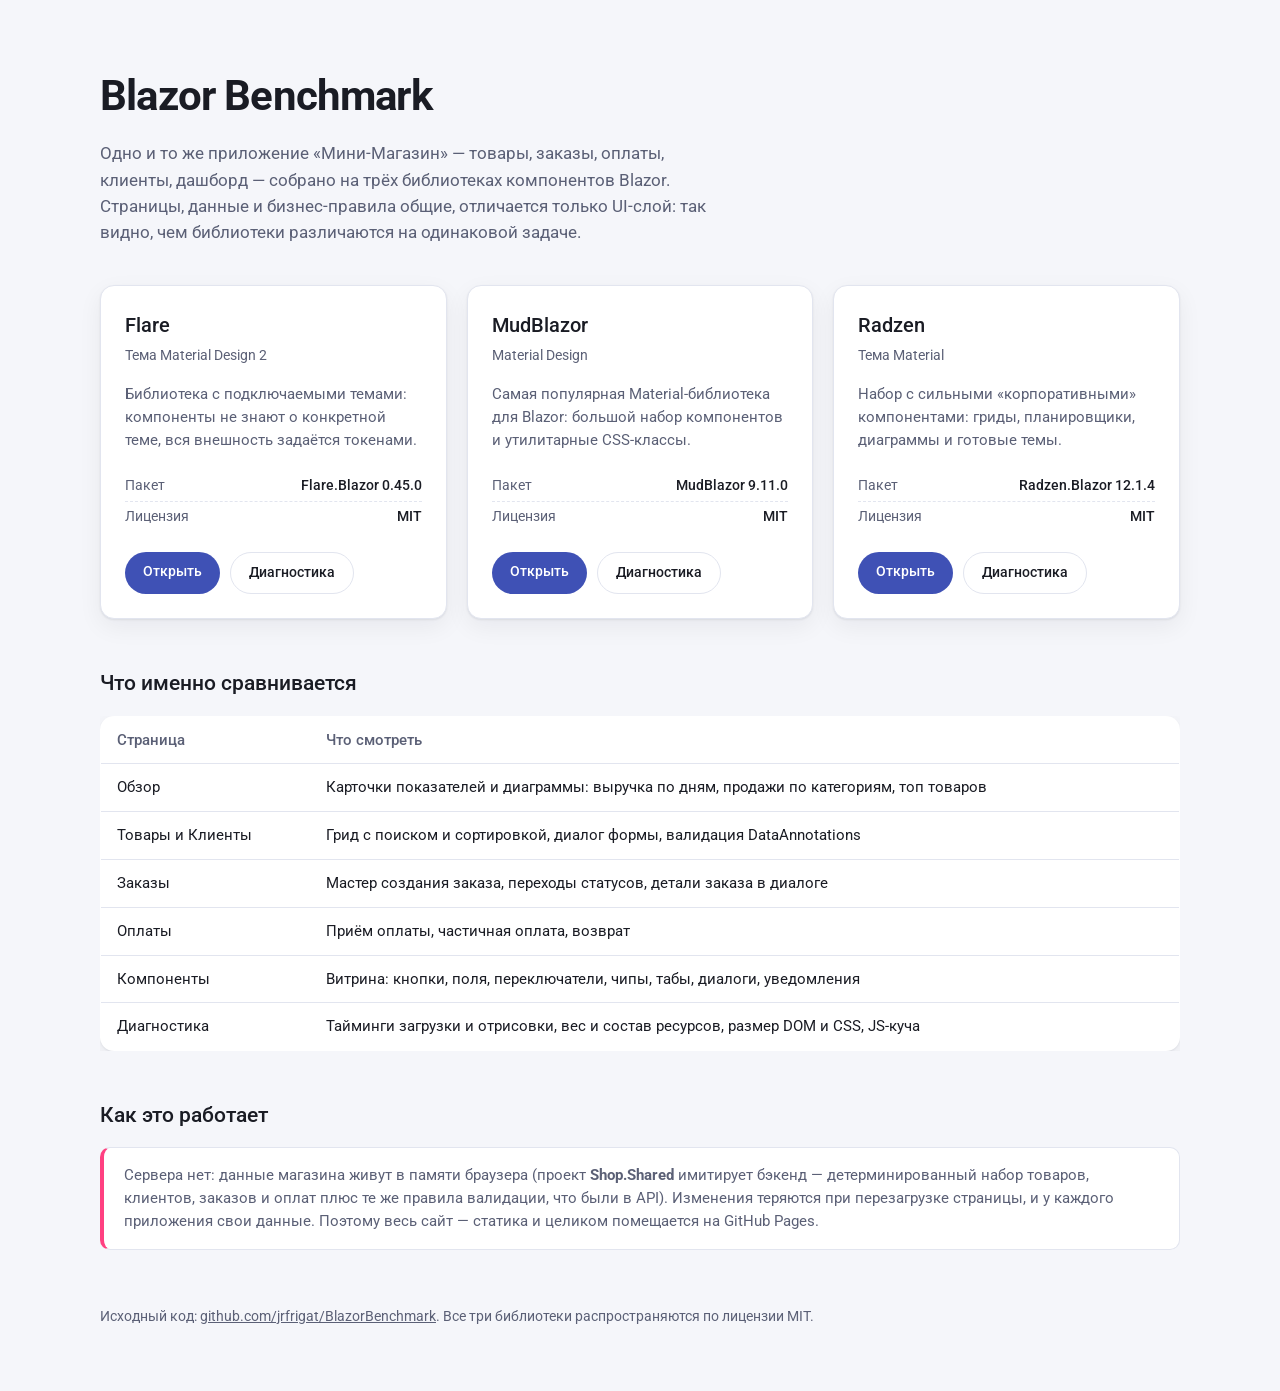
<file: landing/index.html>
<!DOCTYPE html>
<html lang="ru">

<head>
    <meta charset="utf-8" />
    <meta name="viewport" content="width=device-width, initial-scale=1.0" />
    <title>Blazor Benchmark — сравнение библиотек компонентов</title>
    <meta name="description" content="Одно и то же приложение магазина на Flare, MudBlazor и Radzen: сравнение компонентов, веса PWA и скорости загрузки." />
    <meta name="theme-color" content="#3F51B5" />
    <link rel="icon" href="data:image/svg+xml,<svg xmlns='http://www.w3.org/2000/svg' viewBox='0 0 16 16'><text y='14' font-size='14'>🛒</text></svg>" />
    <link rel="preconnect" href="https://fonts.googleapis.com" />
    <link rel="preconnect" href="https://fonts.gstatic.com" crossorigin />
    <link rel="stylesheet" href="https://fonts.googleapis.com/css2?family=Roboto:wght@400;500;700&display=swap" />
    <style>
        :root {
            --bg: #f5f6fa;
            --surface: #ffffff;
            --border: #e2e5ef;
            --text: #1a1c24;
            --muted: #5b6076;
            --primary: #3f51b5;
            --accent: #ff4081;
            --shadow: 0 1px 2px rgba(16, 20, 40, .08), 0 8px 24px rgba(16, 20, 40, .06);
        }

        @media (prefers-color-scheme: dark) {
            :root {
                --bg: #14161d;
                --surface: #1c1f29;
                --border: #2b3040;
                --text: #eceef5;
                --muted: #a3a9bd;
                --primary: #8c9eff;
                --accent: #ff80ab;
                --shadow: 0 1px 2px rgba(0, 0, 0, .4), 0 8px 24px rgba(0, 0, 0, .35);
            }
        }

        * { box-sizing: border-box; }

        body {
            margin: 0;
            padding: 0 24px 64px;
            background: var(--bg);
            color: var(--text);
            font-family: Roboto, "Segoe UI", system-ui, sans-serif;
            line-height: 1.55;
        }

        .wrap { max-width: 1080px; margin: 0 auto; }

        header { padding: 64px 0 40px; }

        h1 { margin: 0 0 12px; font-size: clamp(1.9rem, 4vw, 2.6rem); font-weight: 700; letter-spacing: -.02em; }

        .lead { margin: 0; max-width: 62ch; color: var(--muted); font-size: 1.05rem; }

        h2 { margin: 48px 0 16px; font-size: 1.3rem; font-weight: 500; }

        .apps { display: grid; gap: 20px; grid-template-columns: repeat(auto-fit, minmax(280px, 1fr)); }

        .card {
            display: flex;
            flex-direction: column;
            background: var(--surface);
            border: 1px solid var(--border);
            border-radius: 14px;
            padding: 24px;
            box-shadow: var(--shadow);
        }

        .card h3 { margin: 0 0 4px; font-size: 1.25rem; font-weight: 500; }

        .card .theme { margin: 0 0 16px; color: var(--muted); font-size: .9rem; }

        .card p.about { margin: 0 0 20px; color: var(--muted); font-size: .92rem; flex: 1; }

        .meta { margin: 0 0 20px; padding: 0; list-style: none; font-size: .88rem; color: var(--muted); }

        .meta li { display: flex; justify-content: space-between; gap: 12px; padding: 4px 0; border-bottom: 1px dashed var(--border); }

        .meta li:last-child { border-bottom: 0; }

        .meta b { color: var(--text); font-weight: 500; }

        .actions { display: flex; flex-wrap: wrap; gap: 10px; }

        a.btn {
            display: inline-block;
            padding: 9px 18px;
            border-radius: 999px;
            font-size: .9rem;
            font-weight: 500;
            text-decoration: none;
            transition: filter .15s ease;
        }

        a.btn:hover { filter: brightness(1.08); }

        a.primary { background: var(--primary); color: #fff; }

        a.ghost { border: 1px solid var(--border); color: var(--text); }

        table { width: 100%; border-collapse: collapse; background: var(--surface); border: 1px solid var(--border); border-radius: 14px; overflow: hidden; box-shadow: var(--shadow); }

        th, td { padding: 12px 16px; text-align: left; font-size: .92rem; border-bottom: 1px solid var(--border); }

        th { font-weight: 500; color: var(--muted); }

        tr:last-child td { border-bottom: 0; }

        .note { background: var(--surface); border: 1px solid var(--border); border-left: 4px solid var(--accent); border-radius: 10px; padding: 16px 20px; color: var(--muted); font-size: .92rem; }

        footer { margin-top: 56px; color: var(--muted); font-size: .86rem; }

        footer a { color: inherit; }

        .scroll { overflow-x: auto; }
    </style>
</head>

<body>
    <div class="wrap">
        <header>
            <h1>Blazor Benchmark</h1>
            <p class="lead">
                Одно и то же приложение «Мини-Магазин» — товары, заказы, оплаты, клиенты, дашборд —
                собрано на трёх библиотеках компонентов Blazor. Страницы, данные и бизнес-правила общие,
                отличается только UI-слой: так видно, чем библиотеки различаются на одинаковой задаче.
            </p>
        </header>

        <section class="apps">
            <article class="card">
                <h3>Flare</h3>
                <p class="theme">Тема Material Design 2</p>
                <p class="about">Библиотека с подключаемыми темами: компоненты не знают о конкретной теме, вся внешность задаётся токенами.</p>
                <ul class="meta">
                    <li><span>Пакет</span> <b>Flare.Blazor 0.45.0</b></li>
                    <li><span>Лицензия</span> <b>MIT</b></li>
                </ul>
                <div class="actions">
                    <a class="btn primary" href="flare/">Открыть</a>
                    <a class="btn ghost" href="flare/diagnostics">Диагностика</a>
                </div>
            </article>

            <article class="card">
                <h3>MudBlazor</h3>
                <p class="theme">Material Design</p>
                <p class="about">Самая популярная Material-библиотека для Blazor: большой набор компонентов и утилитарные CSS-классы.</p>
                <ul class="meta">
                    <li><span>Пакет</span> <b>MudBlazor 9.11.0</b></li>
                    <li><span>Лицензия</span> <b>MIT</b></li>
                </ul>
                <div class="actions">
                    <a class="btn primary" href="mudblazor/">Открыть</a>
                    <a class="btn ghost" href="mudblazor/diagnostics">Диагностика</a>
                </div>
            </article>

            <article class="card">
                <h3>Radzen</h3>
                <p class="theme">Тема Material</p>
                <p class="about">Набор с сильными «корпоративными» компонентами: гриды, планировщики, диаграммы и готовые темы.</p>
                <ul class="meta">
                    <li><span>Пакет</span> <b>Radzen.Blazor 12.1.4</b></li>
                    <li><span>Лицензия</span> <b>MIT</b></li>
                </ul>
                <div class="actions">
                    <a class="btn primary" href="radzen/">Открыть</a>
                    <a class="btn ghost" href="radzen/diagnostics">Диагностика</a>
                </div>
            </article>
        </section>

        <h2>Что именно сравнивается</h2>
        <div class="scroll">
            <table>
                <thead>
                    <tr>
                        <th>Страница</th>
                        <th>Что смотреть</th>
                    </tr>
                </thead>
                <tbody>
                    <tr><td>Обзор</td><td>Карточки показателей и диаграммы: выручка по дням, продажи по категориям, топ товаров</td></tr>
                    <tr><td>Товары и Клиенты</td><td>Грид с поиском и сортировкой, диалог формы, валидация DataAnnotations</td></tr>
                    <tr><td>Заказы</td><td>Мастер создания заказа, переходы статусов, детали заказа в диалоге</td></tr>
                    <tr><td>Оплаты</td><td>Приём оплаты, частичная оплата, возврат</td></tr>
                    <tr><td>Компоненты</td><td>Витрина: кнопки, поля, переключатели, чипы, табы, диалоги, уведомления</td></tr>
                    <tr><td>Диагностика</td><td>Тайминги загрузки и отрисовки, вес и состав ресурсов, размер DOM и CSS, JS-куча</td></tr>
                </tbody>
            </table>
        </div>

        <h2>Как это работает</h2>
        <p class="note">
            Сервера нет: данные магазина живут в памяти браузера (проект <b>Shop.Shared</b> имитирует бэкенд —
            детерминированный набор товаров, клиентов, заказов и оплат плюс те же правила валидации,
            что были в API). Изменения теряются при перезагрузке страницы, и у каждого приложения свои данные.
            Поэтому весь сайт — статика и целиком помещается на GitHub Pages.
        </p>

        <footer>
            Исходный код: <a href="https://github.com/jrfrigat/BlazorBenchmark">github.com/jrfrigat/BlazorBenchmark</a>.
            Все три библиотеки распространяются по лицензии MIT.
        </footer>
    </div>
</body>

</html>
</file>
